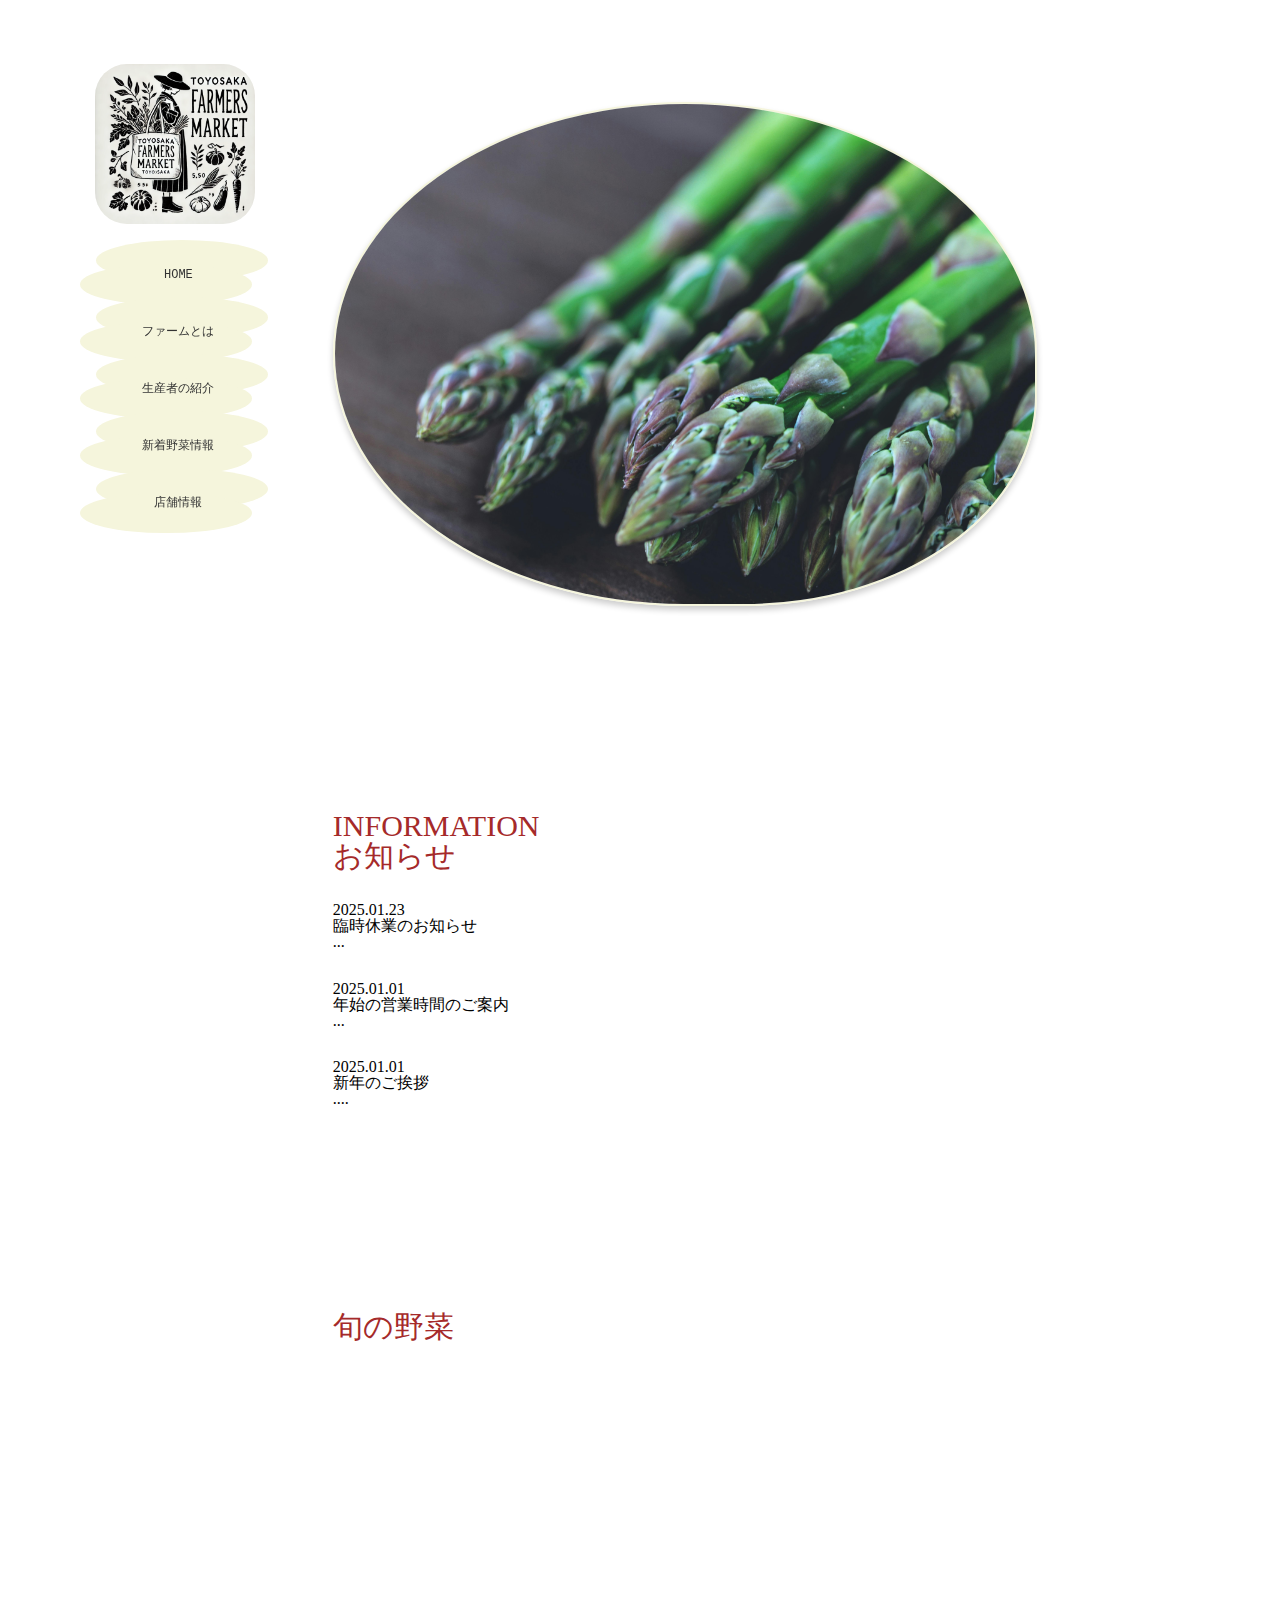
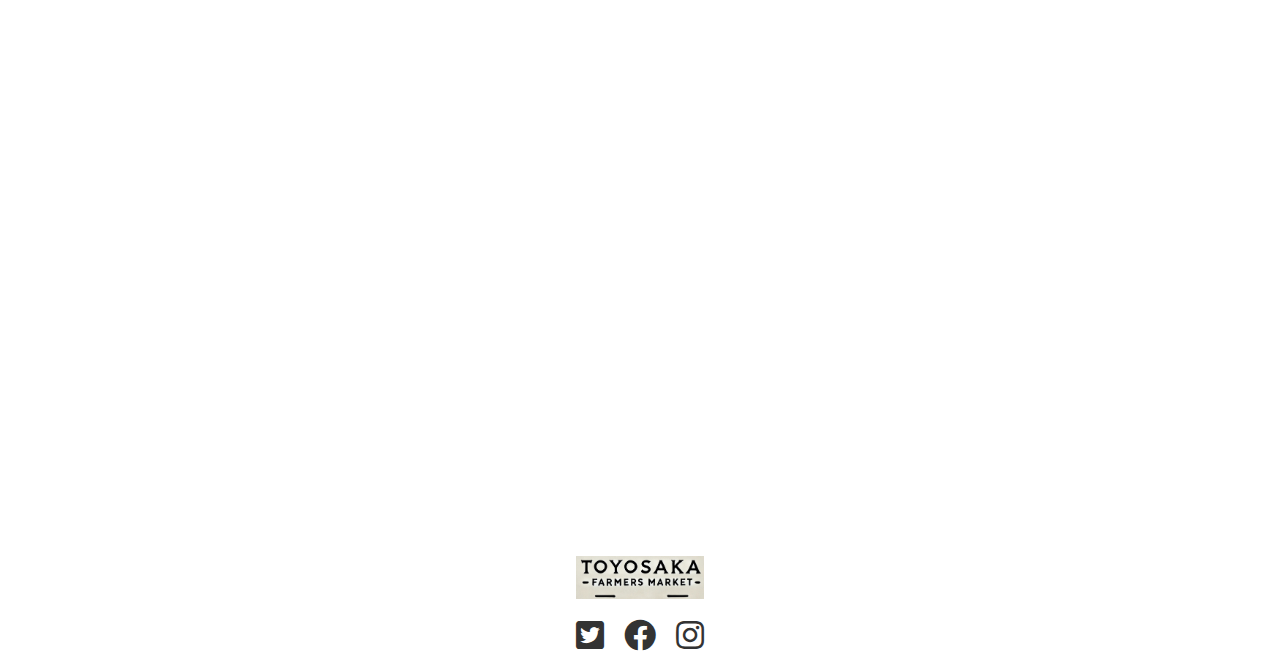
<file: index.html>
<!DOCTYPE html>
<html lang="en">
  <head>
    <meta charset="UTF-8" />
    <meta name="viewport" content="width=device-width, initial-scale=1.0" />
    <title>豊栄ファーマーズマーケット</title>
    <link rel="stylesheet" href="./assets/css/style.css" />
    <link
      href="https://use.fontawesome.com/releases/v5.6.1/css/all.css"
      rel="stylesheet"
    />
    <link rel="stylesheet" href="./assets/css/reset.css" />
  </head>

  <body>
    <div class="mainwrapper">
      <div class="container">
        <nav id="menu">
          <div class="Top-Logo">
            <img
              src="./assets/img/Toyosakafarmers.webp"
              alt="豊栄ファーマーズマーケット"
            />
          </div>
          <ul>
            <li><a href="./index.html" class="nav-link">HOME</a></li>
            <li>
              <a href="./section2.html" class="nav-link">ファームとは </a>
            </li>
            <li><a href="./section3.html" class="nav-link">生産者の紹介</a></li>
            <li><a href="./section4.html" class="nav-link">新着野菜情報</a></li>
            <li><a href="./section5.html" class="nav-link">店舗情報</a></li>
          </ul>
        </nav>

        <header class="headerMobile">
          <div class="header-container">
            <h1 class="header-logo">
              <img src="./assets/img/Toyosakafarmers.webp"  alt=""   class="imgMobile"></img>
            </h1>
            
            <button type="button" class="humburger">
              <span></span>
            </button>
            <nav class="nav">
              <ul class="menuBar">
                <li class="nav__item"><a href="./index.html" class="navLink">HOME</a></li>
                <li class="nav__item">
                  <a href="./section2.html" class="navLink">ファームとは</a>
                </li>
                <li class="nav__item">
                  <a href="./section3.html" class="navLink">生産者の紹介</a>
                </li>
                <li class="nav__item">
                  <a href="./section4.html" class="navLink">新着野菜情報</a>
                </li >
                <li class="nav__item"><a href="./section5.html" class="nav-link">店舗情報</a></li>
              </ul>
            </nav>
          </div>
        </header>
        
        <div class="slideshow-container">
          <ul class="slideshow-slide">
            <li>
              <img
                src="./assets/img/aspara.jpg"
                alt="スライドショー画像1"
              />
            </li>
            <li>
              <img
                src="./assets/img/markettest2.jpg"
                alt="スライドショー画像2"
              />
            </li>
            <li>
              <img
                src="./assets/img/markettest3.jpg"
                alt="スライドショー画像3"
              />
            </li>
            <li>
              <img
                src="./assets/img/beats.jpg"
                alt="スライドショー画像4"
              />
            </li>
          </ul>
        </div>
      </div>

      <main>
        <section class="newsBox">
          <h1>
            INFORMATION
            <div></div>
            お知らせ
          </h1>

          <ul>
            <li class="info"></li>
            <a href="#"></a>
            <div class="newsTxt">
              <data class="bold">2025.01.23</data>
              <p class="bold">臨時休業のお知らせ</p>
              <p>...</p>
            </div>

            <li class="info"></li>
            <a href="#"></a>
            <div class="newsTxt">
              <data class="bold">2025.01.01</data>
              <p class="bold">年始の営業時間のご案内</p>
              <p>...</p>
            </div>

            <li class="info"></li>
            <a href="#"></a>
            <div class="newsTxt">
              <data class="bold">2025.01.01</data>
              <p class="bold">新年のご挨拶</p>
              <p>....</p>
            </div>
          </ul>
        </section>

        <section class="vegeInfo">
          <div>
            <h2>旬の野菜</h2>
            <br />
            <ul id="boxes">
              <div class="box1">
                <img src="./assets/img/tomato.jpg" alt="" class="image" />
              </div>
              <div class="box2">
                <img src="./assets/img/onion.jpg" alt="" class="image" />
              </div>
              <div class="box3">
                <img src="./assets/img/carrots.jpg" alt="" class="image" />
              </div>
              <div class="box4">
                <img src="./assets/img/mushroom.jpg" alt="" class="image" />
              </div>

              <div class="box5">
                <img src="./assets/img/avocado.jpg" alt="" class="image" />
              </div>
              <div class="box6">
                <img src="./assets/img/strawberry.jpg" alt="" class="image" />
              </div>
              <div class="box7">
                <img src="./assets/img/capsicum.jpg" alt="" class="image" />
              </div>
              <div class="box8">
                <img src="./assets/img/cherry.jpg" alt="" class="image" />
              </div>
              <div class="box9">
                <img src="./assets/img/grapes.jpg" alt="" class="image" />
              </div>
            </ul>
          </div>
        </section>
      </main>
    </div>
    <footer class="footer">
      <ul class="logo">
        <img
          src="./assets/img/toyosakalogo.jpg"
          alt="豊栄ファーマーズマーケット"
        />
      </ul>
      <div class="SNS_icons">
        <a href="#"><i class="fab fa-twitter-square fa-2x"></i></a>
        <a href="#"><i class="fab fa-facebook fa-2x"></i></a>
        <a href="#"><i class="fab fa-instagram fa-2x"></i></a>
      </div>
    </footer>
  </body>
  <script src="./assets/js/script.js"></script>
</html>
</file>
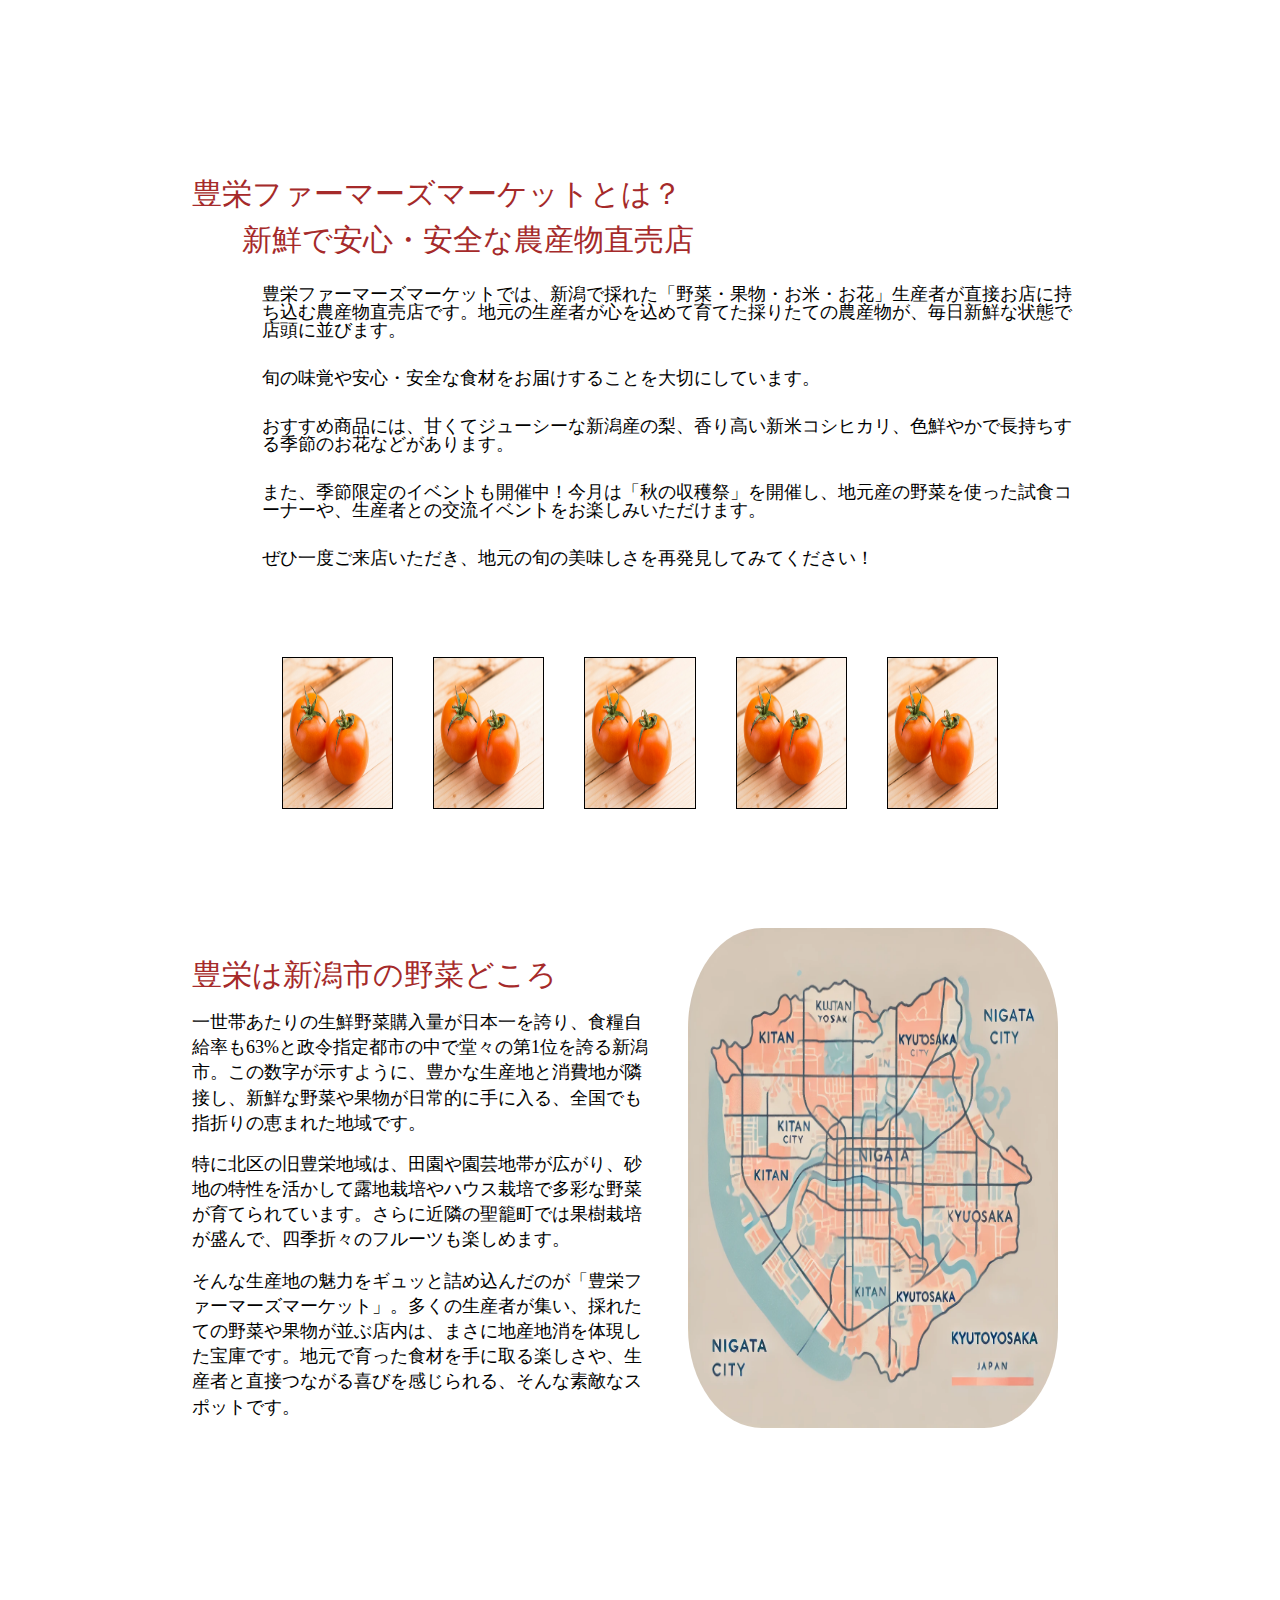
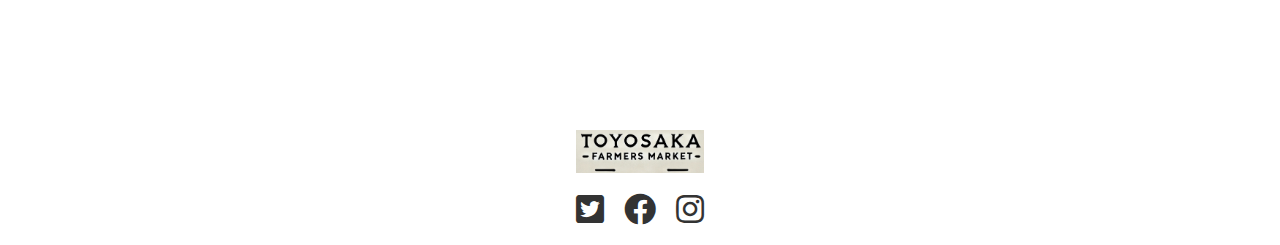
<file: section2.html>
<!DOCTYPE html>
<html lang="en">
  <head>
    <meta charset="UTF-8" />
    <meta name="viewport" content="width=device-width, initial-scale=1.0" />
    <title>ファームについて</title>
    <link rel="stylesheet" href="./assets/css/style2.css" />
    <link rel="stylesheet" href="./assets/css/reset.css" />
    <link
      href="https://use.fontawesome.com/releases/v5.6.1/css/all.css"
      rel="stylesheet"
    />
  </head>
  <body>
    <div class="mainwrapper">
      <main class="container">
        <h1>豊栄ファーマーズマーケットとは？</h1>

        <br />
        <div class="marketDetail">
          <h2>新鮮で安心・安全な農産物直売店</h2>
          <p>
            豊栄ファーマーズマーケットでは、新潟で採れた「野菜・果物・お米・お花」生産者が直接お店に持ち込む農産物直売店です。地元の生産者が心を込めて育てた採りたての農産物が、毎日新鮮な状態で店頭に並びます。
          </p>
          <p>旬の味覚や安心・安全な食材をお届けすることを大切にしています。</p>
          <p>
            おすすめ商品には、甘くてジューシーな新潟産の梨、香り高い新米コシヒカリ、色鮮やかで長持ちする季節のお花などがあります。
          </p>
          <p>
            また、季節限定のイベントも開催中！今月は「秋の収穫祭」を開催し、地元産の野菜を使った試食コーナーや、生産者との交流イベントをお楽しみいただけます。
          </p>
          <p>
            ぜひ一度ご来店いただき、地元の旬の美味しさを再発見してみてください！
          </p>
        </div>

        <ul id="vegePhoto">
          <div class="Box1">
            <img src="./assets/img/tomato.jpg" alt="" />
          </div>
          <div class="Box2">
            <img src="./assets/img/tomato.jpg" alt="" />
          </div>
          <div class="Box3">
            <img src="./assets/img/tomato.jpg" alt="" />
          </div>
          <div class="Box4">
            <img src="./assets/img/tomato.jpg" alt="" />
          </div>
          <div class="Box5">
            <img src="./assets/img/tomato.jpg" alt="" />
          </div>
        </ul>

        <div class="container2">
          <div class="Toyosaka">
            <h3>豊栄は新潟市の野菜どころ</h3>
            <p>
              一世帯あたりの生鮮野菜購入量が日本一を誇り、食糧自給率も63%と政令指定都市の中で堂々の第1位を誇る新潟市。この数字が示すように、豊かな生産地と消費地が隣接し、新鮮な野菜や果物が日常的に手に入る、全国でも指折りの恵まれた地域です。
            </p>
            <br />
            <p>
              特に北区の旧豊栄地域は、田園や園芸地帯が広がり、砂地の特性を活かして露地栽培やハウス栽培で多彩な野菜が育てられています。さらに近隣の聖籠町では果樹栽培が盛んで、四季折々のフルーツも楽しめます。
            </p>
            <br />
            <p>
              そんな生産地の魅力をギュッと詰め込んだのが「豊栄ファーマーズマーケット」。多くの生産者が集い、採れたての野菜や果物が並ぶ店内は、まさに地産地消を体現した宝庫です。地元で育った食材を手に取る楽しさや、生産者と直接つながる喜びを感じられる、そんな素敵なスポットです。
            </p>
          </div>

          <div class="toyosakaMap">
            <img src="./assets/img/niigatamap.webp" alt="" />
          </div>
        </div>
      </main>
    </div>

    <footer class="footer">
      <ul class="logo">
        <img
          src="./assets/img/toyosakalogo.jpg"
          alt="豊栄ファーマーズマーケット"
        />
      </ul>
      <div class="SNS_icons">
        <a href="#"><i class="fab fa-twitter-square fa-2x"></i></a>
        <a href="#"><i class="fab fa-facebook fa-2x"></i></a>
        <a href="#"><i class="fab fa-instagram fa-2x"></i></a>
      </div>
    </footer>
  </body>
</html>
</file>
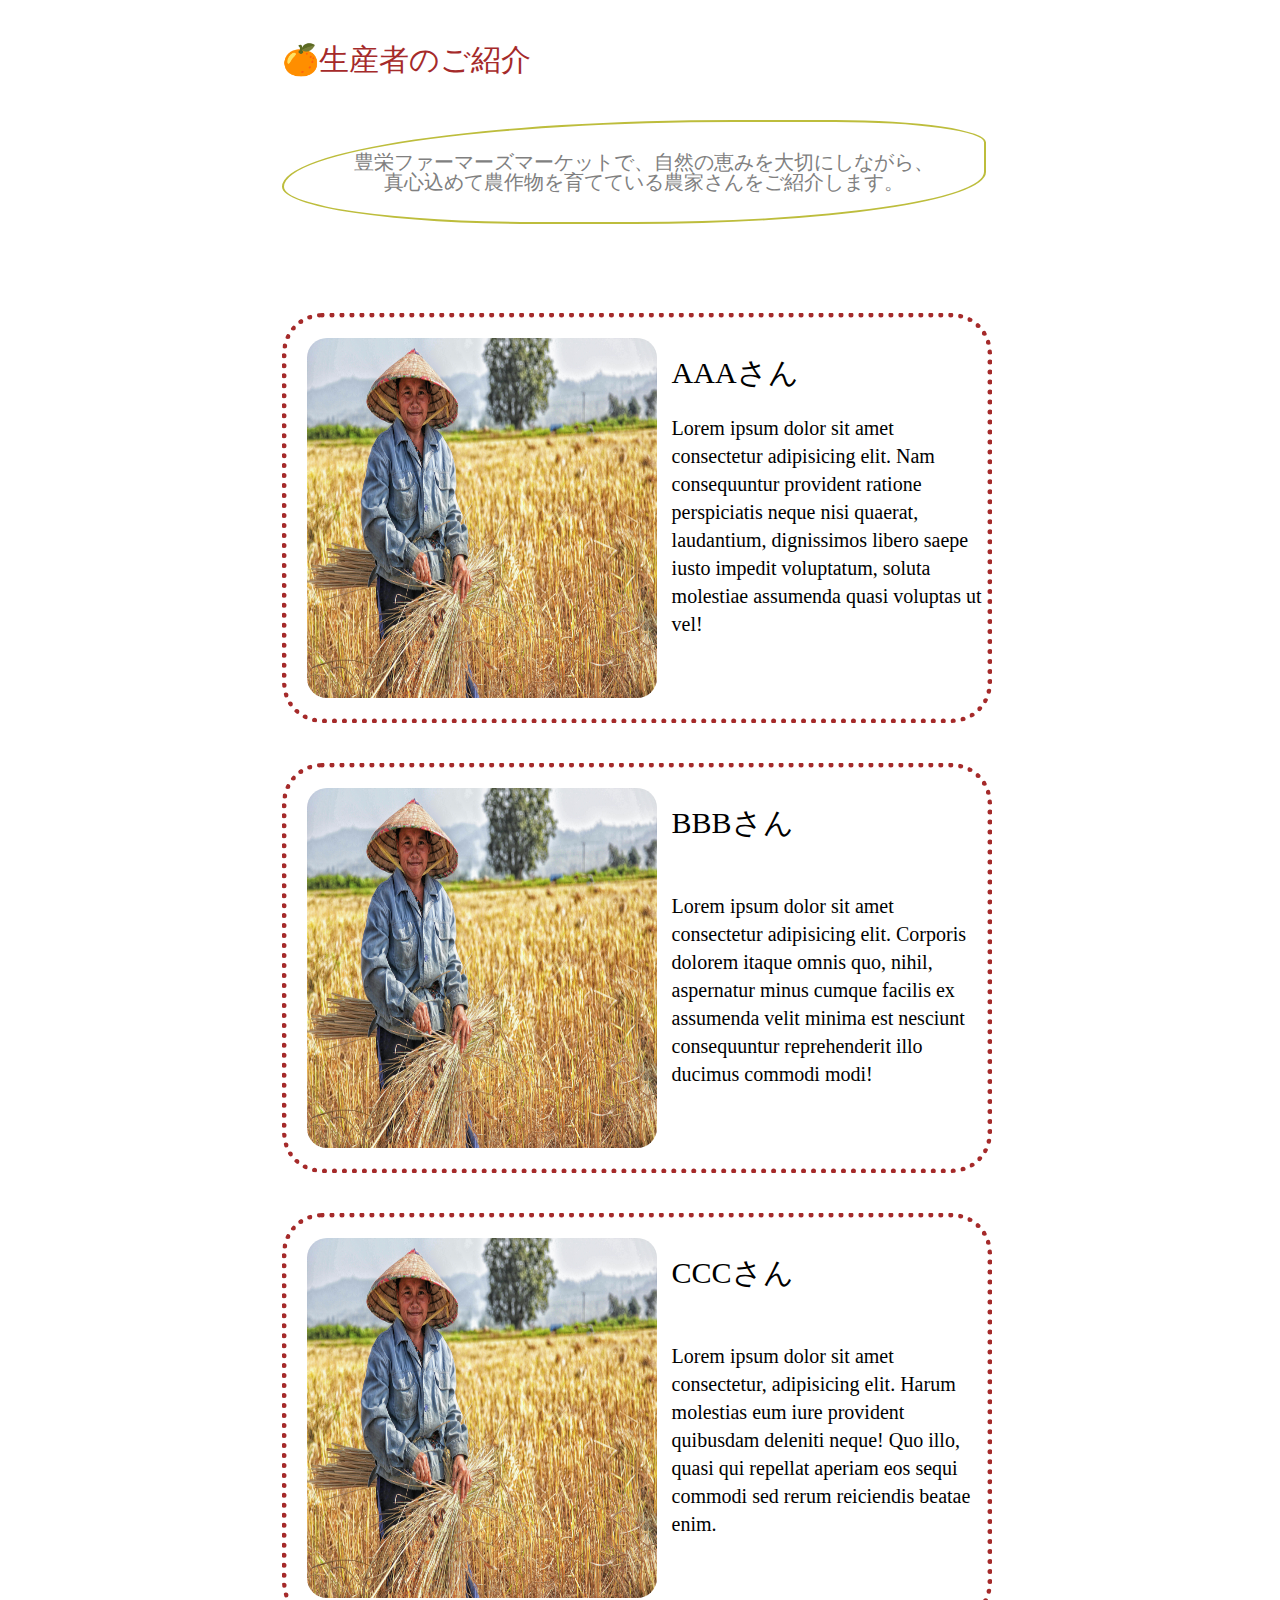
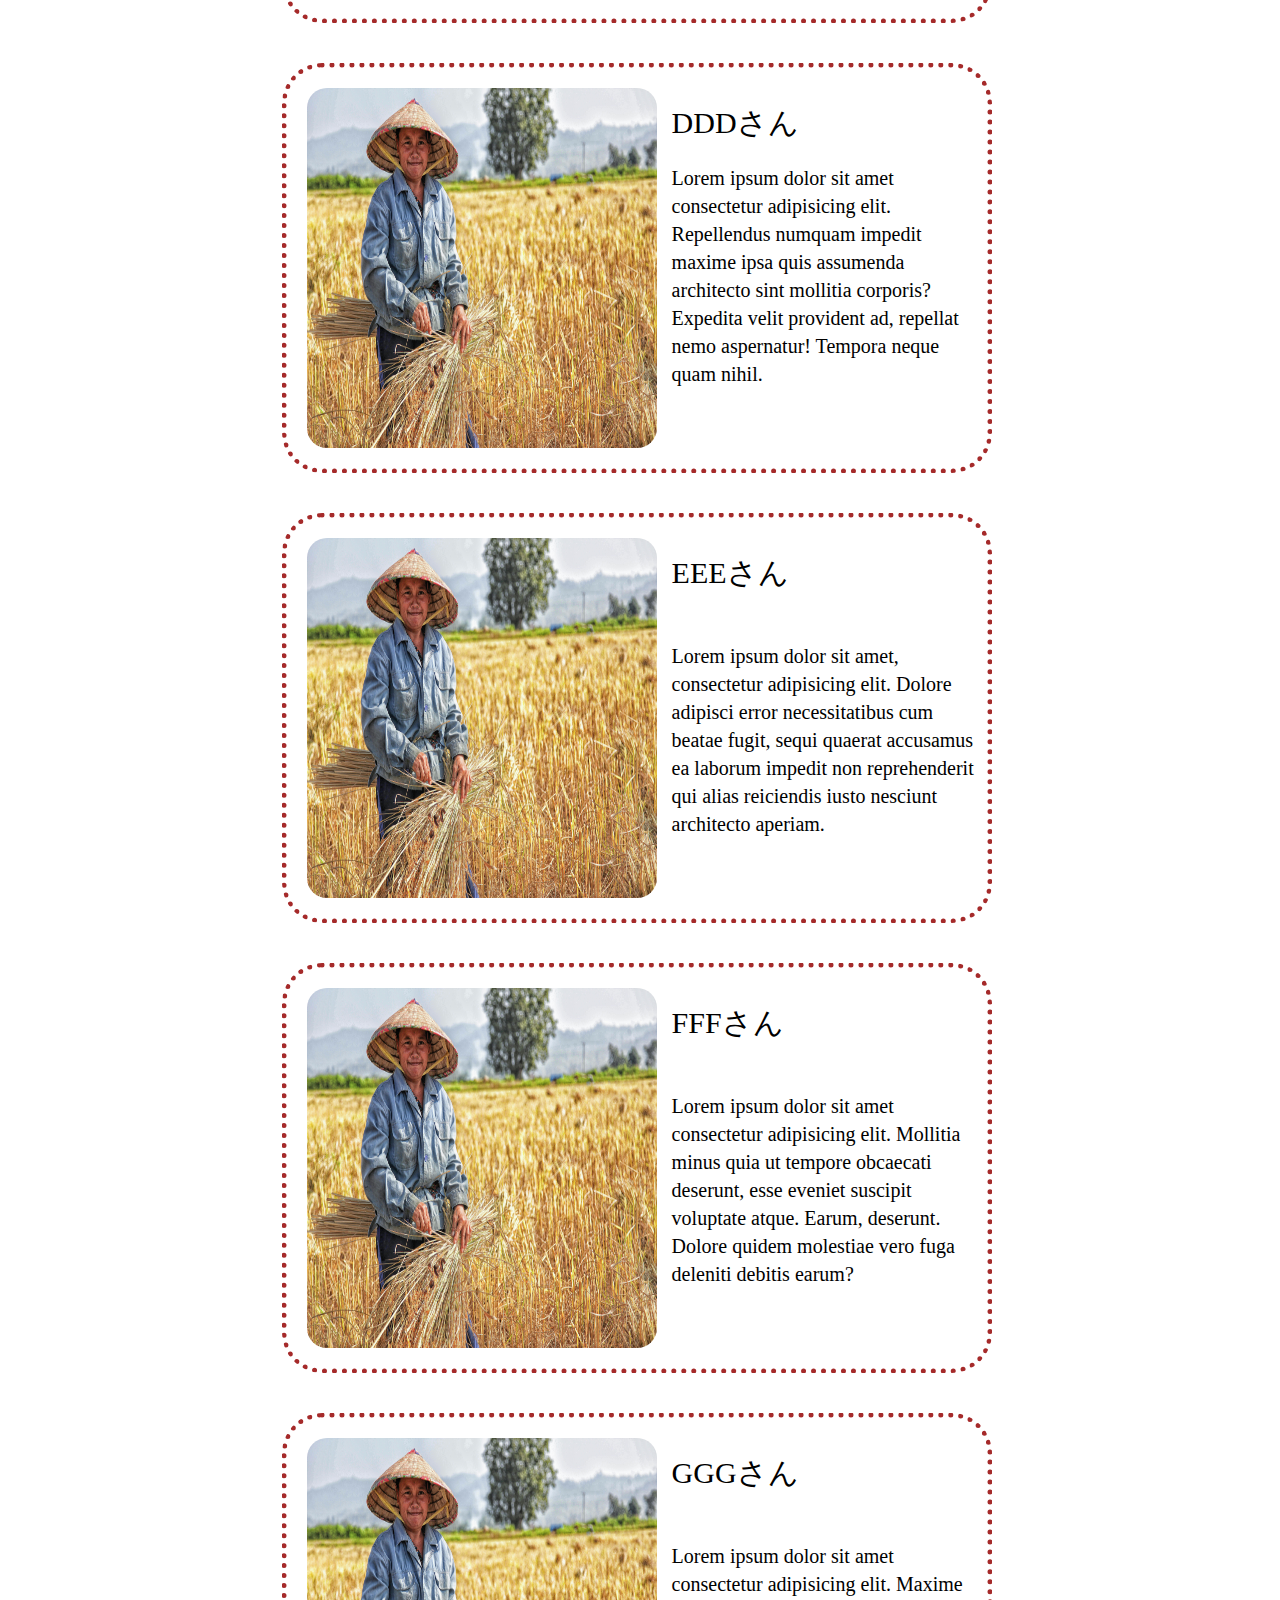
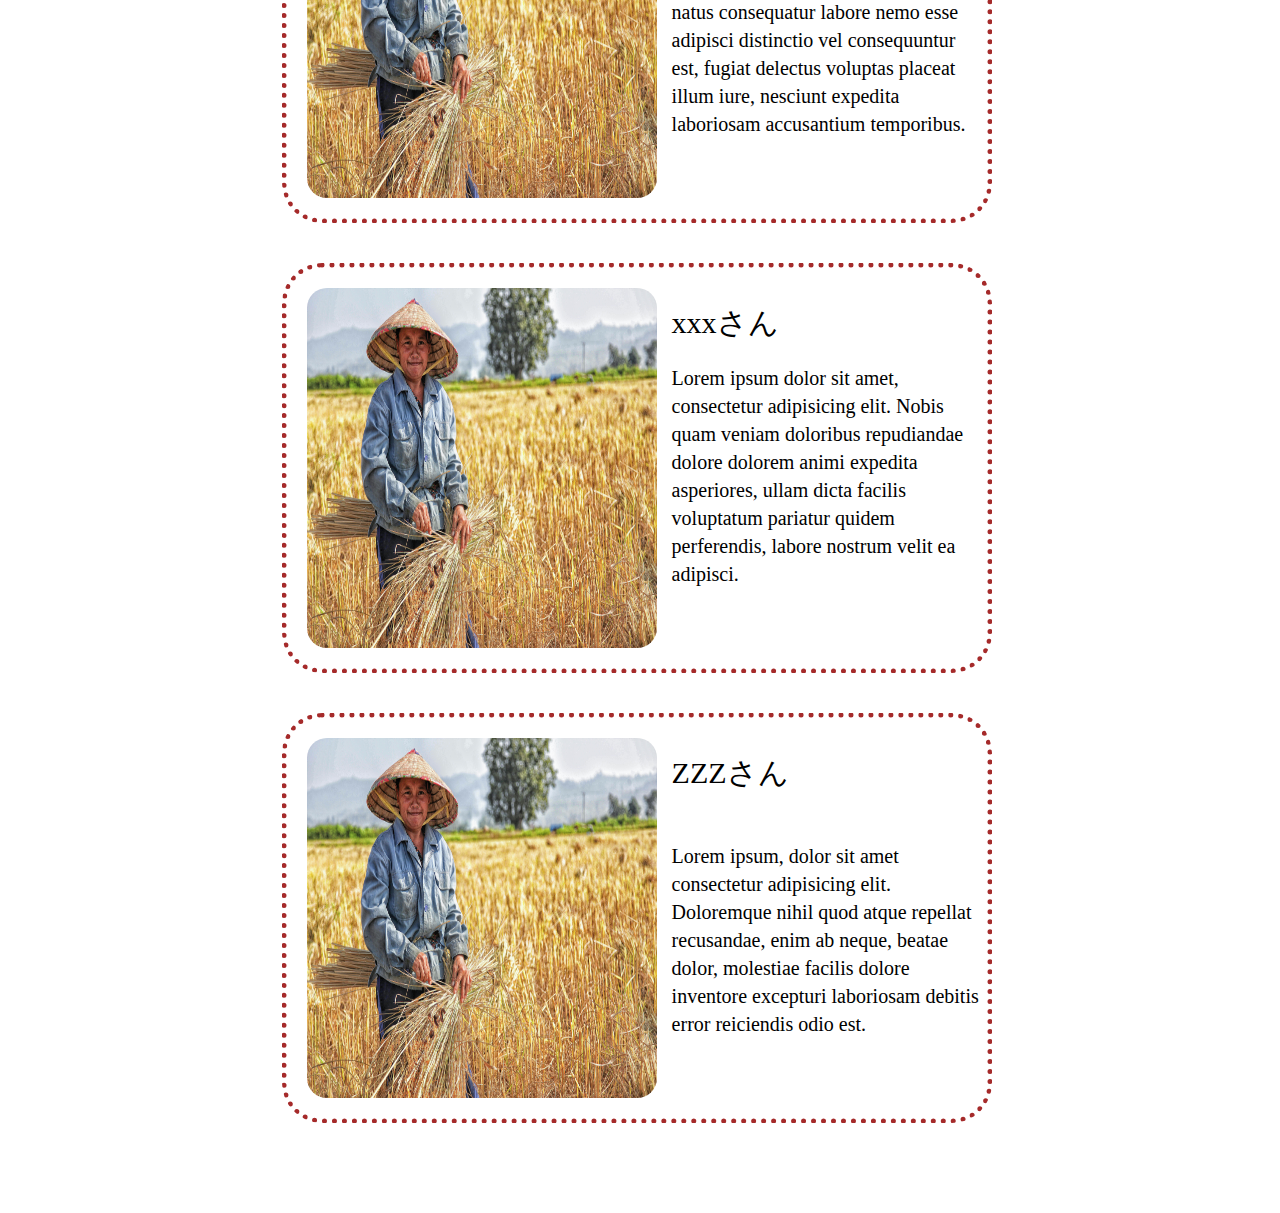
<file: section3.html>
<!DOCTYPE html>
<html lang="en">
  <head>
    <meta charset="UTF-8" />
    <meta name="viewport" content="width=device-width, initial-scale=1.0" />

    <title>生産者の紹介</title>
    <link rel="stylesheet" href="./assets/css/style3.css" />
    <link rel="stylesheet" href="./assets/css/reset.css">
  </head>
  <body>
    <div class="mainwrapper">
      <main class="container3">
    <h1>🍊生産者のご紹介</h1>

    <ul class="farmersItd">
      <li>
        豊栄ファーマーズマーケットで、自然の恵みを大切にしながら、
        <br />真心込めて農作物を育てている農家さんをご紹介します。
      </li>
    </ul>

    <ul id="farmers">
      <div class="box1">
        <img src="./assets/img/farmer.jpg" alt="Aさん" />

        <p>AAAさん</p>
        <li>
          Lorem ipsum dolor sit amet consectetur adipisicing elit. Nam
          consequuntur provident ratione perspiciatis neque nisi quaerat,
          laudantium, dignissimos libero saepe iusto impedit voluptatum, soluta
          molestiae assumenda quasi voluptas ut vel!
        </li>
      </div>
      <div class="box2">
        <img src="./assets/img/farmer.jpg" alt="Bさん" />
        <p>BBBさん</p>
        <li>
          Lorem ipsum dolor sit amet consectetur adipisicing elit. Corporis
          dolorem itaque omnis quo, nihil, aspernatur minus cumque facilis ex
          assumenda velit minima est nesciunt consequuntur reprehenderit illo
          ducimus commodi modi!
        </li>
      </div>
      <div class="box3">
        <img src="./assets/img/farmer.jpg" alt="Cさん" />
        <p>CCCさん</p>
        <li>
          Lorem ipsum dolor sit amet consectetur, adipisicing elit. Harum
          molestias eum iure provident quibusdam deleniti neque! Quo illo, quasi
          qui repellat aperiam eos sequi commodi sed rerum reiciendis beatae
          enim.
        </li>
      </div>
      <div class="box4">
        <img src="./assets/img/farmer.jpg" alt="Dさん" />
        <p>DDDさん</p>
        <li>
          Lorem ipsum dolor sit amet consectetur adipisicing elit. Repellendus
          numquam impedit maxime ipsa quis assumenda architecto sint mollitia
          corporis? Expedita velit provident ad, repellat nemo aspernatur!
          Tempora neque quam nihil.
        </li>
      </div>
      <div class="box5">
        <img src="./assets/img/farmer.jpg" alt="Eさん" />
        <p>EEEさん</p>
        <li>
          Lorem ipsum dolor sit amet, consectetur adipisicing elit. Dolore
          adipisci error necessitatibus cum beatae fugit, sequi quaerat
          accusamus ea laborum impedit non reprehenderit qui alias reiciendis
          iusto nesciunt architecto aperiam.
        </li>
      </div>
      <div class="box6">
        <img src="./assets/img/farmer.jpg" alt="Fさん" />
        <p>FFFさん</p>
        <li>
          Lorem ipsum dolor sit amet consectetur adipisicing elit. Mollitia
          minus quia ut tempore obcaecati deserunt, esse eveniet suscipit
          voluptate atque. Earum, deserunt. Dolore quidem molestiae vero fuga
          deleniti debitis earum?
        </li>
      </div>
      <div class="box7">
        <img src="./assets/img/farmer.jpg" alt="Gさん" />
        <p>GGGさん</p>
        <li>
          Lorem ipsum dolor sit amet consectetur adipisicing elit. Maxime natus
          consequatur labore nemo esse adipisci distinctio vel consequuntur est,
          fugiat delectus voluptas placeat illum iure, nesciunt expedita
          laboriosam accusantium temporibus.
        </li>
      </div>
      <div class="box8">
        <img src="./assets/img/farmer.jpg" alt="Xさん" />
        <p>xxxさん</p>
        <li>
          Lorem ipsum dolor sit amet, consectetur adipisicing elit. Nobis quam
          veniam doloribus repudiandae dolore dolorem animi expedita asperiores,
          ullam dicta facilis voluptatum pariatur quidem perferendis, labore
          nostrum velit ea adipisci.
        </li>
      </div>
      <div class="box9">
        <img src="./assets/img/farmer.jpg" alt="Zさん" />
        <p>ZZZさん</p>
        <li>
          Lorem ipsum, dolor sit amet consectetur adipisicing elit. Doloremque
          nihil quod atque repellat recusandae, enim ab neque, beatae dolor,
          molestiae facilis dolore inventore excepturi laboriosam debitis error
          reiciendis odio est.
        </li>
      </div>
    </ul>
  </main>
  </div>
  </body>
</html>
</file>
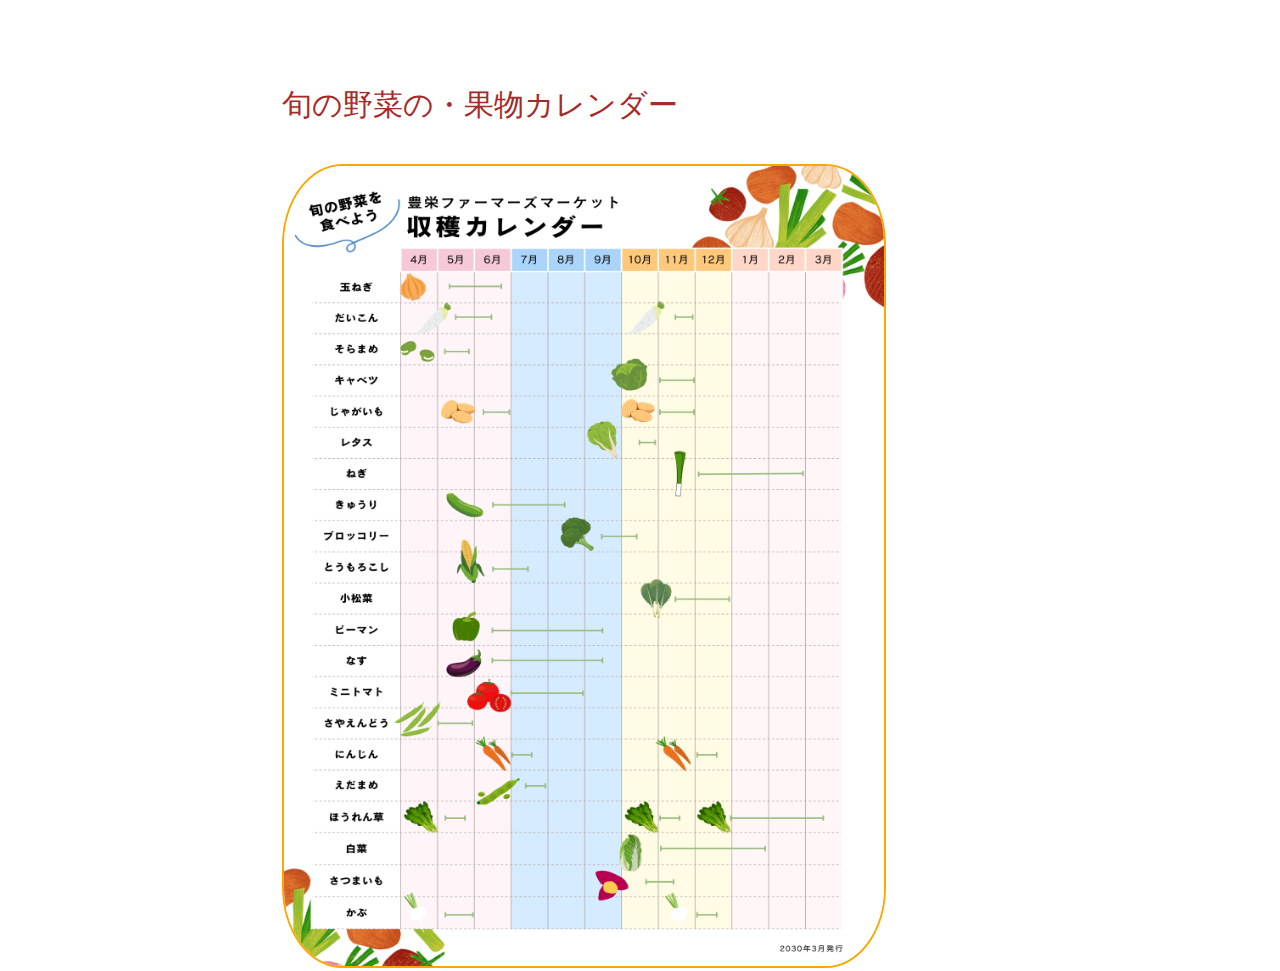
<file: section4.html>
<!DOCTYPE html>
<html lang="en">
  <head>
    <meta charset="UTF-8" />
    <meta name="viewport" content="width=device-width, initial-scale=1.0" />
    <title>新着野菜情報</title>
    <link rel="stylesheet" href="./assets/css/style4.css" />
    <link rel="stylesheet" href="./assets/css/reset.css" />
  </head>
  <body>
    <div class="mainwrapper">
      <main class="Calender">
        <h1>旬の野菜の・果物カレンダー</h1>
        <div class="vegecalender">
          <img src="./assets/img/vegecalender.png" alt="vegeCalender" />
        </div>
      </main>
    </div>
  </body>
</html>
</file>
<file: assets/css/style.css>
.mainwrapper {
    width: 80%;
    margin: 0 auto;
}
@media screen and (max-width: 780px) {
    .mainwrapper {
        width: 100%;
        margin: 0 auto;
    }
}

/* Menu bar */
#menu {
    width: 16vw;
    margin: 5%;
    position: fixed;
    top: 0;
    left: 0;
    right: 0;
    z-index: 1; 
    display: flex;
    flex-direction: column;
    justify-content: space-between;
}

@media screen and (max-width: 780px){
    #menu {
        display: none;
    }
}
   

/* still working on it  */
/* header & Menu bar for Mobile */
@media screen and (min-width: 780px){
    .headerMobile {
        display:none;
}}


@media screen and (max-width: 780px){
    
.headerMobile {
    /* width: 100%;
    height: 5%;
    background-color: beige;
    position: fixed;
    top: 0;
    left: 0;
    right: 0; */

    height: 44px;
    background-color: beige;
    position: fixed;
    top: 0;
    left: 0;
    right: 0;
}
.header-container{
    max-width: 100%;
    display: flex;
    justify-content: space-between;
    align-items: center;
    height: inherit;
    color: brown;
    padding: 0 50px;
    margin-right: auto;
    margin-left: auto;
}  
.header-logo { 
    width: 40px;
    height: 40px;
    margin-left: -40px;

}  
.header-logo img{
    width: 100%;
    height: 100%;
}  
.humburger {
    width: 40px;
    height: 40px;
    position: relative;
    appearance: none;
    border: 0;
    padding: 0;
    margin: -40px;
    background-color: beige ;
    cursor: pointer;
}
  
  .humburger span {
    position: absolute;
    display: block;
    content: '';
    width: 100%;
    height: 2px;
    background-color: #fff;
    transition: all 0.5s;
}
.humburger span,
.humburger span::before,
.humburger span::after {
  position: absolute;
  display: block;
  content: '';
  width: 100%;
  height: 2px;
  background-color: #fff;
  transition: all 0.5s;
}

.humburger span::before {
  top: 10px;
}

.humburger span::after {
  bottom: 10px;
}
.nav {
    position: fixed;
    width: 60%;
    height: 100vh;
    top: 44px;
    background-color: rgb(249, 249, 246);
    padding: 50px 0;
    transition: all 0.5s;
    right: -100%;
  }
  
  .nav__item a {
    display: block;
    font-size: 20px;
    color: brown;
    text-decoration: none;
    padding: 20px 0 20px 50px;
    text-transform: uppercase;
  }
  
  .nav__item a:hover {
    background-color: #fff;
    color: black;
}
.nav.open {
    right: 0; 
}
.humburger.open span {
    background-color: transparent;
  }
  
  .humburger.open span::before {
    transform: rotate(45deg);
    top: 0;
  }
  
  .humburger.open span::after {
    transform: rotate(-45deg);
    bottom: 0;
  }

}




/* ↑試し中 */


@media screen and (max-width: 780px) {
    #menu {
        display: none;
    }
}

/* @media screen and (max-width: 780px) {
    .menuBar {
        
    }
} */

.Top-Logo img{
    width: 160px;
    height: 160px;
    border-radius: 20%;
    margin: 0 0 10% 15%;
}

#menu li {
    list-style: none;
    font-size: 12px;
    font-family: monospace;
    text-align: center;
    margin: 8%;
    padding: 0;
    position: relative;
    padding: 0.3rem 1.5rem 1.5rem 3rem;
    border-radius: 50%;
    background-color: beige;
    box-shadow: 1rem -1.5rem beige;
}

@media screen and (max-width: 780px) {
    #menu li {
        font-size: 10px;
        margin: 0;
        padding: 0;
        border-radius: 0;
        background-color: none;
        box-shadow: none;
        display: flex;
    }
}

.nav-link {
    display: inline-block;
    color: #333;
    text-decoration: none;
    transition: all 0.3s ease;
}

.nav-link:hover {
    color: azure;
    transform: scale(1.1);
}

/* Slide Show */
.slideshow-container {
    width: 700px;
    height: 500px;
    margin-top: 10%;
    /* max-width: 780px;
    max-height: 500px; */
    overflow: hidden;
    border: 2px solid beige;
    border-radius: 60% 60% 50% 60% ;
    box-shadow: 0 4px 6px rgba(0, 0, 0, 0.2);
    /* z-index: 1; */
    margin-left: 20%;
}

@media screen and (max-width: 780px) {
    .slideshow-container {
        width: 780px;
        height: 30%;
        border-radius: 0 0 0 0;
        border: none;
        margin: 10% 0 0 0;
        z-index: -1;

    }
}

.slideshow-slide {
    display: flex;
    width: 100%;
    height: 100%;
    margin: 0;
    padding: 0;
    list-style: none;
    transition: transform 0.5s ease-in-out;
}

.slideshow-slide li {
    min-width: 100%;
    height: 100%;
}

.slideshow-slide img {
    width: 100%;
    height: 100%;
    object-fit: cover;
}

/* @media screen and (max-width: 780px) {
    .slideshow-container {
        width: 80vh;
        height: 50vh;
        top: 10%;
        right: 10%;
    }
    
} */
/* @media screen and (max-width:780px) {
    .slideshow-container {
        width: 95vw;
        height: 60vw;
        top: 15%;
        right: 5%;
    }
    
} */

.container {
    display: flex;
    justify-content: space-between;
}

@media screen and (max-width: 780px) {
    .container {
        width: 100%;

    }
}

/* お知らせ  Information */
.newsBox {
    margin: 20%;
    padding: 0;    
}
@media screen and (max-width: 780px) {
    .newsBox{
        margin: 20%;
    }
}

.newsBox h1 {
    color: brown;
    font-size: 30px;
    font-family: fantasy;
}
@media screen and (max-width: 780px) {
    .newsBox h1{
        font-size: 15px;
        padding-bottom: 10%;
    }
}
.info {
    list-style: none;
}

.newsTxt {
    margin: 5% 5% 0 0;
}
@media screen and (max-width: 780px) {
    .newsTxt {
        font-size: 8px;
    }
}


.newsTxt:hover {
    color: gray;
    transform: all 0.3 ease
}

/* 旬の野菜 */
.vegeInfo h2 {
    font-family: fantasy;
    font-size: 30px;
    color: brown;
    margin: 20% 20% 5% 20% ;
    padding: 0;
}
@media screen and (max-width: 780px){
    .vegeInfo h2 {
        font-size: 15px;
        margin: 0 0 0 20%;
    }
}


#boxes {
    display: flex;
    flex-wrap: wrap;
    justify-content: space-between;
    align-items: center;
    margin: 0% 20% 20% 20%;
    gap: 40px;
}
@media screen and (max-width: 780px) {
    #boxes {
        margin: 0 20% 20% 20%;
        display: flex;
        flex-wrap: wrap;
        justify-content: space-between;
        align-items: center;
    }
}


.image {
    width: 100%;
    height: 100%;
    border-radius: 20%;
}

.box1 {
    width: 150px;
    height: 150px;
    border: 2px solid beige;
    border-radius: 20%;
    aspect-ratio: 16 / 9;
    transition: all 1s;
    transform: translateY(200px);
    transition: all 1s;
    transform: translateY(200px);
    opacity: 0;
    visibility: hidden;
}
@media screen and (max-width: 780px){
    .box1 {
        width: 100px;
        height: 100px;
    }
}


.box2 {
    width: 150px;
    height: 150px;
    border: 2px solid beige;
    border-radius: 20%;
    aspect-ratio: 16 / 9;
    transition: all 1s;
    transform: translateY(200px);
    transition: all 1s;
    transform: translateY(200px);
    opacity: 0;
    visibility: hidden;
}
@media screen and (max-width: 780px){
    .box2 {
        width: 100px;
        height: 100px;
    }
}

.box3 {
    width: 150px;
    height: 150px;
    border: 2px solid beige;
    border-radius: 20%;
    aspect-ratio: 16 / 9;
    transition: all 1s;
    transform: translateY(200px);
    transition: all 1s;
    transform: translateY(200px);
    opacity: 0;
    visibility: hidden;
}
@media screen and (max-width: 780px){
    .box3 {
        width: 100px;
        height: 100px;
    }
}

.box4 {
    width: 150px;
    height: 150px;
    border: 2px solid beige;
    border-radius: 20%;
    aspect-ratio: 16 / 9;
    transition: all 1s;
    transform: translateY(200px);
    transition: all 1s;
    transform: translateY(200px);
    opacity: 0;
    visibility: hidden;
}
@media screen and (max-width: 780px){
    .box4 {
        width: 100px;
        height: 100px;
    }
}

.box5 {
    width: 150px;
    height: 150px;
    border: 2px solid beige;
    border-radius: 20%;
    aspect-ratio: 16 / 9;
    transition: all 1s;
    transform: translateY(200px);
    transition: all 1s;
    transform: translateY(200px);
    opacity: 0;
    visibility: hidden;
}
@media screen and (max-width: 780px){
    .box5 {
        width: 100px;
        height: 100px;
    }
}

.box6 {
    width: 150px;
    height: 150px;
    border: 2px solid beige;
    border-radius: 20%;
    aspect-ratio: 16 / 9;
    transition: all 1s;
    transform: translateY(200px);
    transition: all 1s;
    transform: translateY(200px);
    opacity: 0;
    visibility: hidden;
}
@media screen and (max-width: 780px){
    .box6 {
        width: 100px;
        height: 100px;
    }
}

.box7 {
    width: 150px;
    height: 150px;
    border: 2px solid beige;
    border-radius: 20%;
    aspect-ratio: 16 / 9;
    transition: all 1s;
    transform: translateY(200px);
    transition: all 1s;
    transform: translateY(200px);
    opacity: 0;
    visibility: hidden;
}
@media screen and (max-width: 780px){
    .box7 {
        width: 100px;
        height: 100px;
    }
}

.box8 {
    width: 150px;
    height: 150px;
    border: 2px solid beige;
    border-radius: 20%;
    aspect-ratio: 16 / 9;
    transition: all 1s;
    transform: translateY(200px);
    transition: all 1s;
    transform: translateY(200px);
    opacity: 0;
    visibility: hidden;
}
@media screen and (max-width: 780px){
    .box8 {
        width: 100px;
        height: 100px;
    }
}

.box9 {
    width: 150px;
    height: 150px;
    border: 2px solid beige;
    border-radius: 20%;
    aspect-ratio: 16 / 9;
    transition: all 1s;
    transform: translateY(200px);
    transition: all 1s;
    transform: translateY(200px);
    opacity: 0;
    visibility: hidden;
}
@media screen and (max-width: 780px){
    .box9 {
        width: 100px;
        height: 100px;
    }
}

.is-active {
    opacity: 1; /* 要素を表示させる */
    visibility: visible;
    transform: translateY(0); /* 元の位置に戻す */
}

/* Footer */

@media screen and (max-width: 780px){
  .footer {
    background-color: beige;
    margin: 0;
    padding: 0;
}}


.logo {
    display: flex;
    justify-content: center;
    align-content: center;
    align-items: center;
    padding-top: 0%;
}


.SNS_icons {
    color: black;
    display: flex;
    justify-content: center;
    margin: 20px;
    padding: 0;   
}

@media screen and (max-width: 780px){
    .SNS_icons {
        margin: 5px;
        padding: 0;
    }
}

.logo img { 
    width: 10%;
    height: 10%;
}

.SNS_icons a {
    margin: 0 10px;
    color: #333;
    text-decoration: none;
}

.SNS_icons a:hover {
    color: #007bff;
}
</file>
<file: assets/css/style2.css>
.mainwrapper {
    width: 70%;
    margin: 0 auto;
}

.container h1 {
    font-family: fantasy;
    font-size: 30px;
    color: brown;
    margin-top: 20%;
}

.marketDetail h2 {
    font-family: fantasy;
    font-size: 30px;
    color: brown;
    margin: 0 0 10px 50px;
}
.marketDetail p {
    font-family: fantasy;
    margin: 30px 0 30px 70px;
    font-size: 18px;
}

#vegePhoto {
    display: flex;
    justify-content: space-between;
    gap: 40px;
    margin: 10%;
}

#vegePhoto img {
    width: 100%;
    height: 100%;
}

.Box1 {
    width: 150px;
    height: 150px;
    border: 1px solid black;
}

.Box2 {
    width: 150px;
    height: 150px;
    border: 1px solid black;
}

.Box3 {
    width: 150px;
    height: 150px;
    border: 1px solid black;
}

.Box4 {
    width: 150px;
    height: 150px;
    border: 1px solid black;
}

.Box5 {
    width: 150px;
    height: 150px;
    border: 1px solid black;
}


.Toyosaka h3 {
    font-family: fantasy;
    font-size: 30px;
    color: brown;
    margin: 20px 0;
}
.Toyosaka p {
    font-family: fantasy;
    font-size: 18px;
    line-height: 1.4;
    
}

.toyosakaMap img{
    height: 500px;
    width: 370px;;
    border-radius: 20%;
}

.toyosakaMap {
    margin: 30px;
}

.container2 {
    display: flex;
    justify-content: space-between;
    align-content: center;
    align-items: center;
    margin-bottom: 30%;
}

.logo {
    display: flex;
    justify-content: center;
    align-content: center;
    align-items: center;
    padding-top: 0%;

}


.SNS_icons {
    color: black;
    display: flex;
    justify-content: center;
    margin: 20px;
    padding: 0;   
}

.logo img { 
    width: 10%;
    height: 10%;
}

.SNS_icons a {
    margin: 0 10px;
    color: #333;
    text-decoration: none;
}

.SNS_icons a:hover {
    color: #007bff;
}
</file>
<file: assets/css/style3.css>
.mainwrapper{
    width: 70%;
    margin: 0 auto;
}

.container3 h1 {
    margin: 5% 10% 0 10%;
    color: brown;
    font-size: 30px;
    font-family: fantasy;
}

.farmersItd {
    width: 700px;
    height: 100px;
    border: 2px double rgb(189, 189, 60);
    margin: 5% 10% 0 10%;
    position: relative;
    border-radius: 90% 30% 70% 50%;
}
.farmersItd li {
    text-align: center;
    position: absolute;
    top: 30%;
    left: 10%;
    font-size: 20px;
    color: gray;
    font-family: fantasy;
}


#farmers {
    display: flex;
    flex-direction: column;
    justify-content: space-between;
    gap: 40px;
    margin: 10%;
}

.box1 {
    width: 700px;
    height: 400px;
    border: 5px dotted brown;
    position: relative;
    border-radius: 40px;
}

.box2 {
    width: 700px;
    height: 400px;
    border: 5px dotted brown;
    position: relative;
    border-radius: 40px;
}

.box3 {
    width: 700px;
    height: 400px;
    border: 5px dotted brown;
    position: relative;
    border-radius: 40px;
}

.box4 {
    width: 700px;
    height: 400px;
    border: 5px dotted brown;
    position: relative;
    border-radius: 40px;
}

.box5{
    width: 700px;
    height: 400px;
    border: 5px dotted brown;
    position: relative;
    border-radius: 40px;

}

.box6 {
    width: 700px;
    height: 400px;
    border: 5px dotted brown;
    position: relative;
    border-radius: 40px;
}

.box7 {
    width: 700px;
    height: 400px;
    border: 5px dotted brown;
    position: relative;
    border-radius: 40px;
}


.box8 {
    width: 700px;
    height: 400px;
    border: 5px dotted brown;
    position: relative;
    border-radius: 40px;
}

.box9 {
    width: 700px;
    height: 400px;
    border: 5px dotted brown;
    position: relative;
    border-radius: 40px;


}

#farmers img {
    width: 50%;
    height: 90%;
    margin: 20px;
    border-radius: 20px;
}

#farmers li {
    font-family: fantasy;
    list-style: none;
    font-size: 20px;
    text-align: left;
    position: absolute;
    left: 55%;
    bottom: 20%;
    line-height: 1.4;
}

#farmers p {
    font-family: fantasy;
    font-size: 30px;
    position: absolute;
    left: 55%;
    top: 10%;
}
</file>
<file: assets/css/style4.css>
.mainwrapper {
    width: 70%;
    margin: 0 auto;
}

.Calender h1{
    font-family: fantasy;
    font-size: 30px;
    color: brown;
    margin: 10% 0 0 10%;
}


.vegecalender img{
    width: 600px;
    height: 800px;
    margin: 5% 0 0 10%;
    border: 2px double orange;
    border-radius: 10%;
}
</file>
